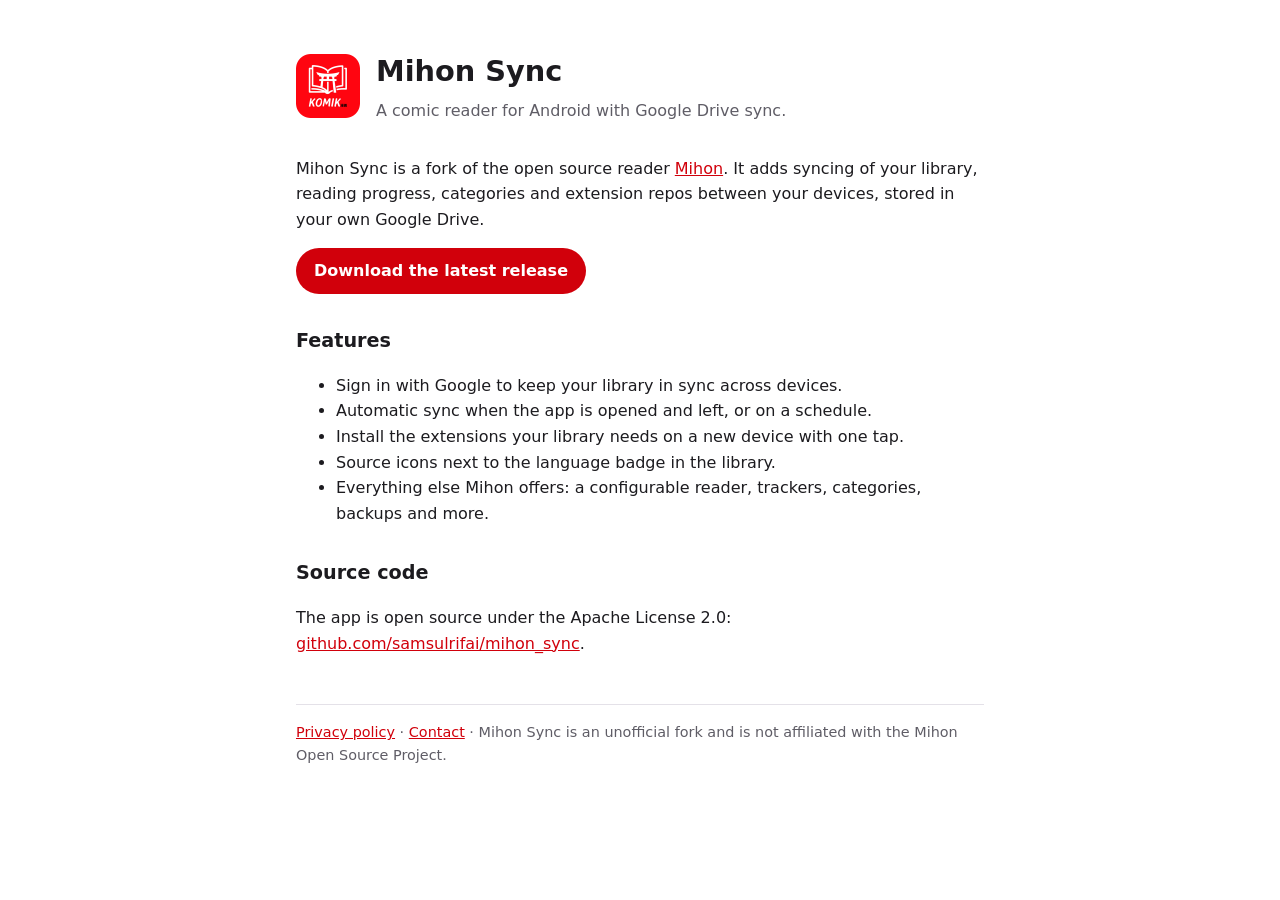
<file: docs/index.html>
<!doctype html>
<html lang="en">
<head>
  <meta charset="utf-8">
  <meta name="viewport" content="width=device-width, initial-scale=1">
  <title>Mihon Sync</title>
  <meta name="description" content="A comic reader for Android that syncs your library and reading progress across devices with Google Drive.">
  <link rel="icon" href="logo.png">
  <link rel="stylesheet" href="style.css">
</head>
<body>
<main>
  <header>
    <img src="logo.png" alt="Mihon Sync logo">
    <div>
      <h1>Mihon Sync</h1>
      <p class="lead">A comic reader for Android with Google Drive sync.</p>
    </div>
  </header>

  <p>
    Mihon Sync is a fork of the open source reader <a href="https://github.com/mihonapp/mihon">Mihon</a>.
    It adds syncing of your library, reading progress, categories and extension repos between your
    devices, stored in your own Google Drive.
  </p>

  <p><a class="button" href="https://github.com/samsulrifai/mihon_sync/releases/latest">Download the latest release</a></p>

  <h2>Features</h2>
  <ul>
    <li>Sign in with Google to keep your library in sync across devices.</li>
    <li>Automatic sync when the app is opened and left, or on a schedule.</li>
    <li>Install the extensions your library needs on a new device with one tap.</li>
    <li>Source icons next to the language badge in the library.</li>
    <li>Everything else Mihon offers: a configurable reader, trackers, categories, backups and more.</li>
  </ul>

  <h2>Source code</h2>
  <p>
    The app is open source under the Apache License 2.0:
    <a href="https://github.com/samsulrifai/mihon_sync">github.com/samsulrifai/mihon_sync</a>.
  </p>

  <footer>
    <a href="privacy.html">Privacy policy</a> ·
    <a href="https://github.com/samsulrifai/mihon_sync/issues">Contact</a> ·
    Mihon Sync is an unofficial fork and is not affiliated with the Mihon Open Source Project.
  </footer>
</main>
</body>
</html>
</file>
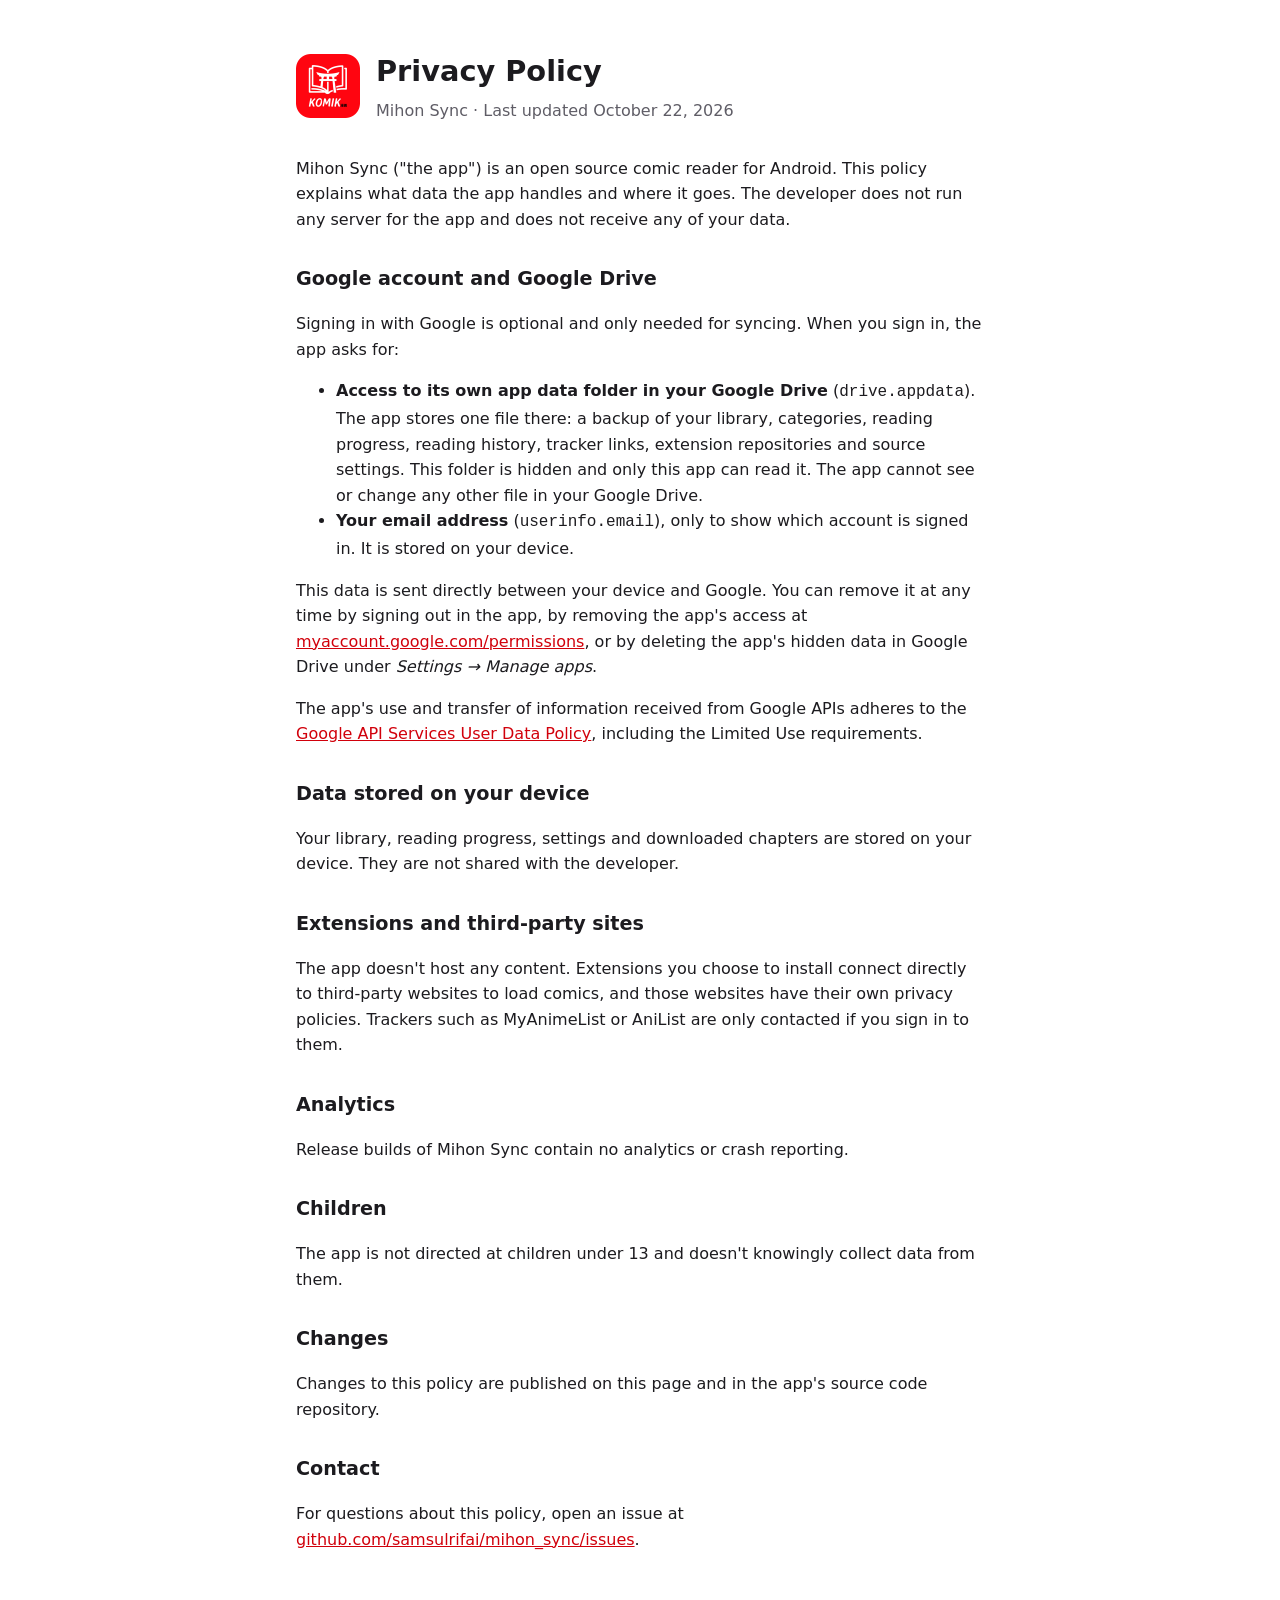
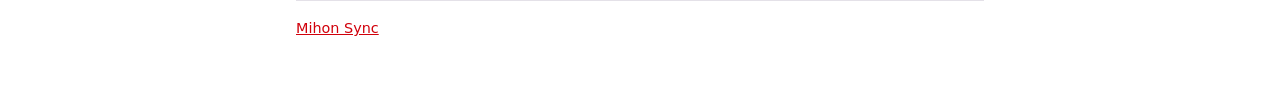
<file: docs/privacy.html>
<!doctype html>
<html lang="en">
<head>
  <meta charset="utf-8">
  <meta name="viewport" content="width=device-width, initial-scale=1">
  <title>Privacy Policy · Mihon Sync</title>
  <link rel="icon" href="logo.png">
  <link rel="stylesheet" href="style.css">
</head>
<body>
<main>
  <header>
    <img src="logo.png" alt="Mihon Sync logo">
    <div>
      <h1>Privacy Policy</h1>
      <p class="lead">Mihon Sync · Last updated October 22, 2026</p>
    </div>
  </header>

  <p>
    Mihon Sync ("the app") is an open source comic reader for Android. This policy explains what data
    the app handles and where it goes. The developer does not run any server for the app and does not
    receive any of your data.
  </p>

  <h2>Google account and Google Drive</h2>
  <p>Signing in with Google is optional and only needed for syncing. When you sign in, the app asks for:</p>
  <ul>
    <li>
      <strong>Access to its own app data folder in your Google Drive</strong>
      (<code>drive.appdata</code>). The app stores one file there: a backup of your library, categories,
      reading progress, reading history, tracker links, extension repositories and source settings.
      This folder is hidden and only this app can read it. The app cannot see or change any other file in
      your Google Drive.
    </li>
    <li>
      <strong>Your email address</strong> (<code>userinfo.email</code>), only to show which account is
      signed in. It is stored on your device.
    </li>
  </ul>
  <p>
    This data is sent directly between your device and Google. You can remove it at any time by signing
    out in the app, by removing the app's access at
    <a href="https://myaccount.google.com/permissions">myaccount.google.com/permissions</a>, or by deleting
    the app's hidden data in Google Drive under <em>Settings → Manage apps</em>.
  </p>
  <p>
    The app's use and transfer of information received from Google APIs adheres to the
    <a href="https://developers.google.com/terms/api-services-user-data-policy">Google API Services User Data Policy</a>,
    including the Limited Use requirements.
  </p>

  <h2>Data stored on your device</h2>
  <p>
    Your library, reading progress, settings and downloaded chapters are stored on your device. They are
    not shared with the developer.
  </p>

  <h2>Extensions and third-party sites</h2>
  <p>
    The app doesn't host any content. Extensions you choose to install connect directly to third-party
    websites to load comics, and those websites have their own privacy policies. Trackers such as
    MyAnimeList or AniList are only contacted if you sign in to them.
  </p>

  <h2>Analytics</h2>
  <p>Release builds of Mihon Sync contain no analytics or crash reporting.</p>

  <h2>Children</h2>
  <p>The app is not directed at children under 13 and doesn't knowingly collect data from them.</p>

  <h2>Changes</h2>
  <p>Changes to this policy are published on this page and in the app's source code repository.</p>

  <h2>Contact</h2>
  <p>
    For questions about this policy, open an issue at
    <a href="https://github.com/samsulrifai/mihon_sync/issues">github.com/samsulrifai/mihon_sync/issues</a>.
  </p>

  <footer>
    <a href="./">Mihon Sync</a>
  </footer>
</main>
</body>
</html>
</file>
<file: docs/style.css>
:root { color-scheme: light dark; --bg: #ffffff; --fg: #1c1b1f; --muted: #5f5d66; --accent: #d1000b; --border: #e4e1e8; }
@media (prefers-color-scheme: dark) { :root { --bg: #141218; --fg: #e6e1e9; --muted: #aaa6b0; --accent: #ff5a5f; --border: #2e2b33; } }
* { box-sizing: border-box; }
body { margin: 0; background: var(--bg); color: var(--fg); font: 16px/1.6 system-ui, -apple-system, "Segoe UI", Roboto, sans-serif; }
main { max-width: 720px; margin: 0 auto; padding: 48px 16px 64px; }
header { display: flex; align-items: center; gap: 16px; margin-bottom: 32px; }
header img { width: 64px; height: 64px; }
h1 { margin: 0; font-size: 1.8rem; }
h2 { margin-top: 2rem; font-size: 1.2rem; }
p.lead { color: var(--muted); margin: 4px 0 0; }
a { color: var(--accent); }
.button { display: inline-block; padding: 10px 18px; border-radius: 999px; background: var(--accent); color: #fff; text-decoration: none; font-weight: 600; }
footer { margin-top: 48px; padding-top: 16px; border-top: 1px solid var(--border); color: var(--muted); font-size: 0.9rem; }
</file>
